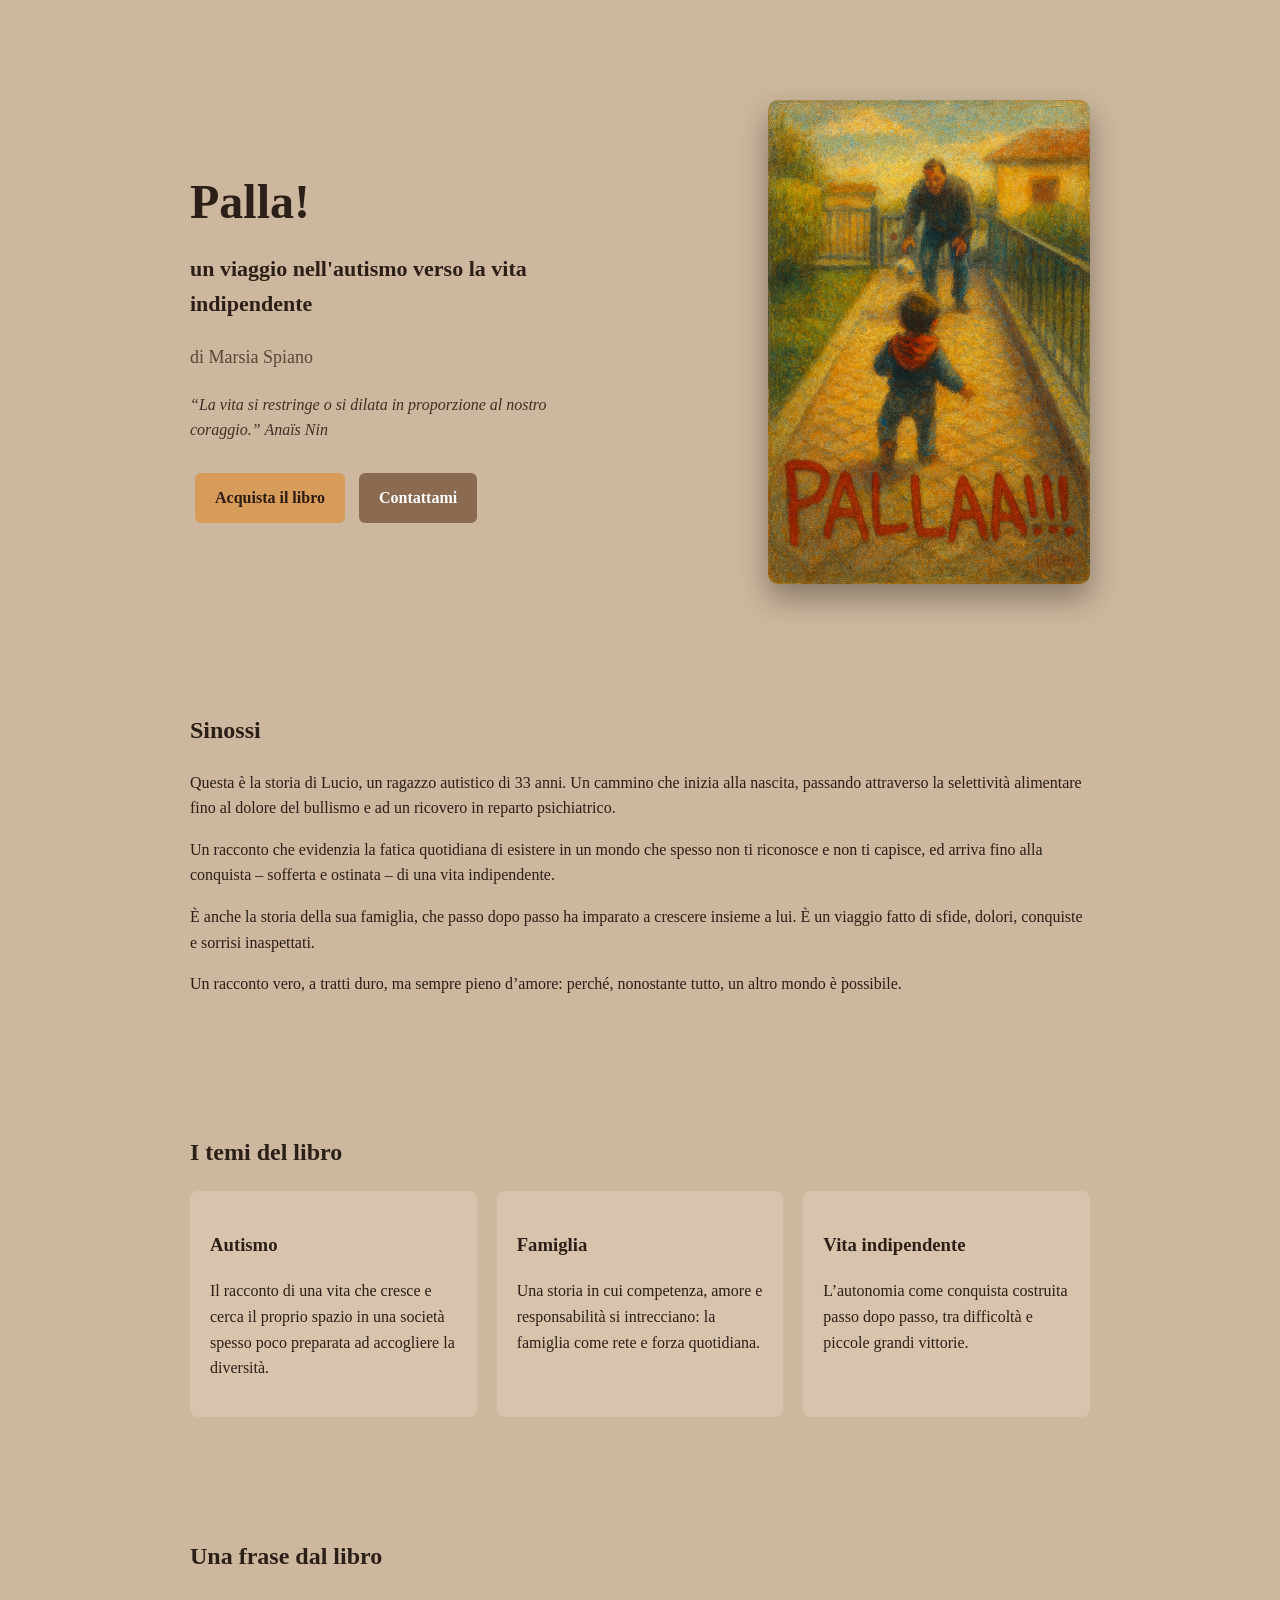
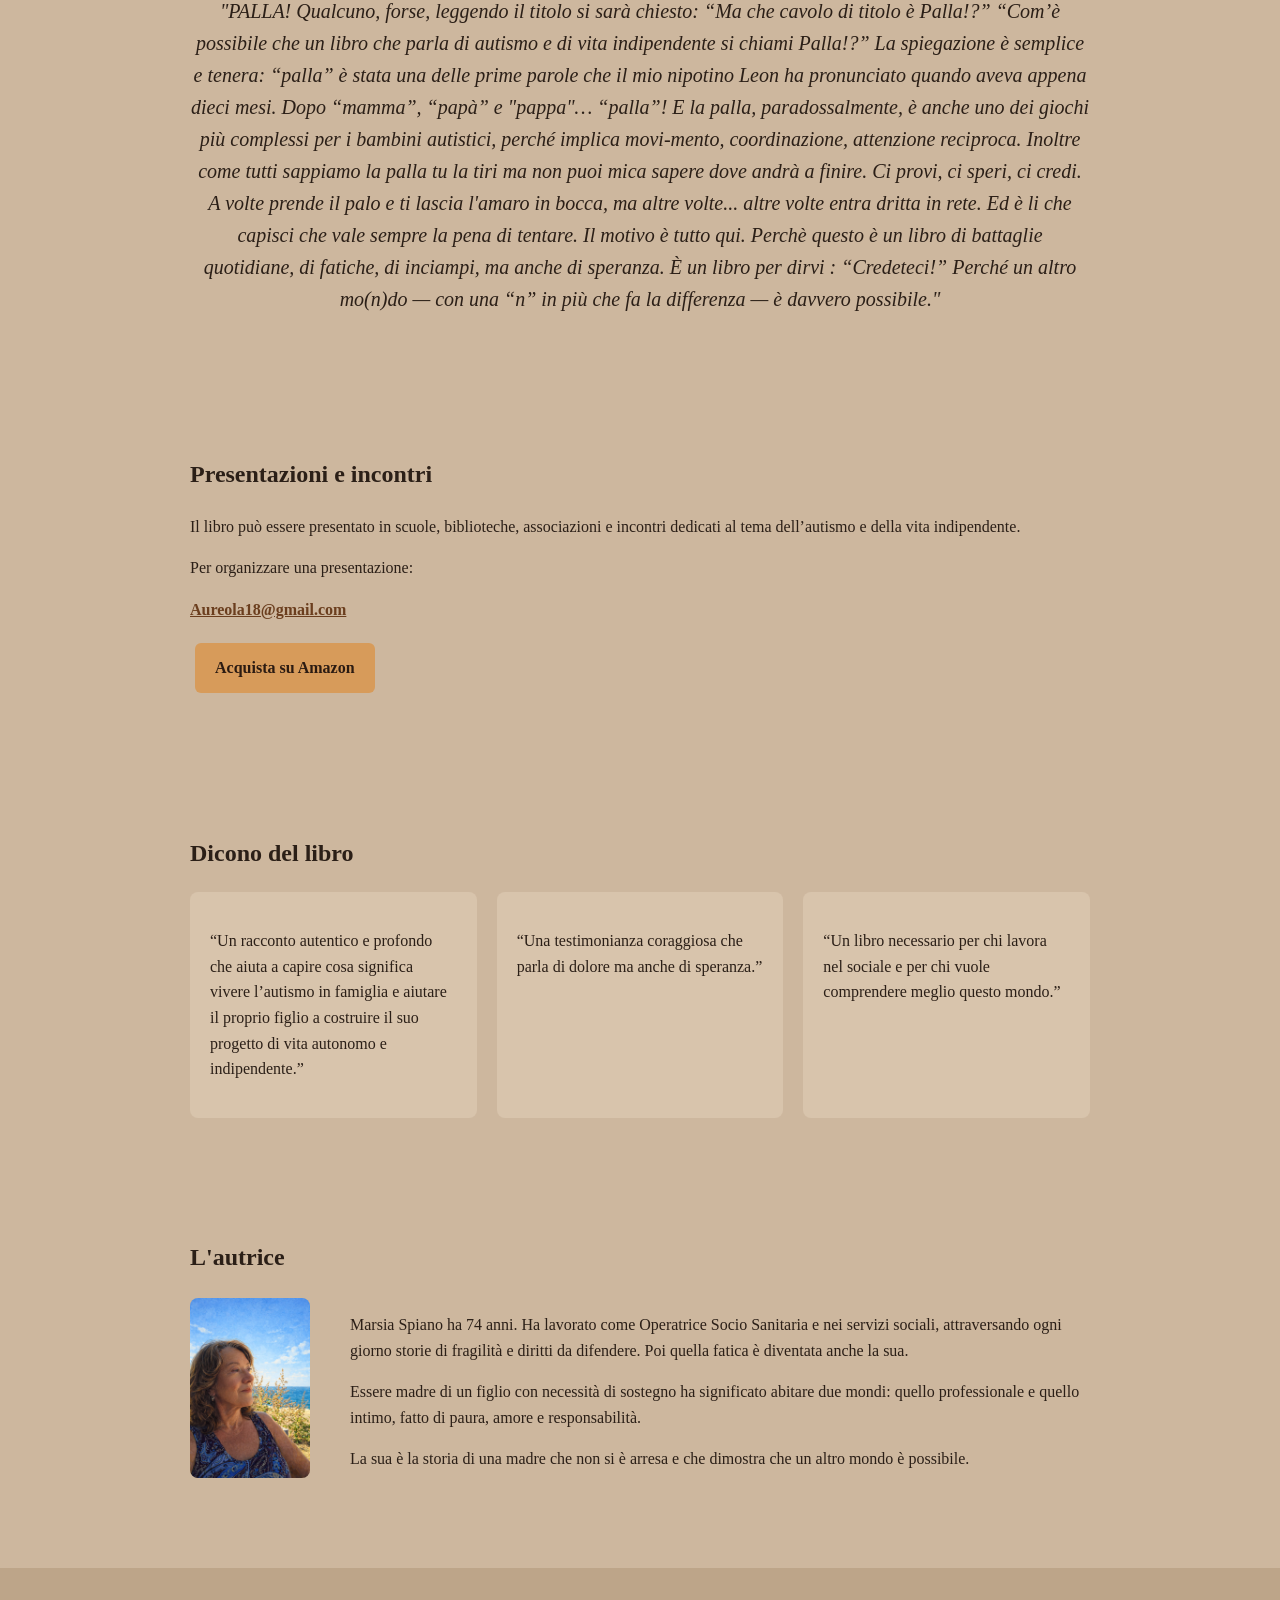
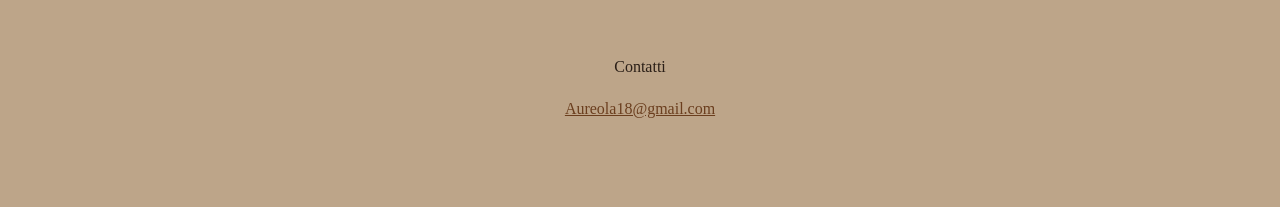
<file: index.html>
<!DOCTYPE html>
<html lang="it">

<head>
<meta charset="UTF-8">
<title>Palla! - un viaggio nell'autismo verso la vita indipendente</title>
<link rel="stylesheet" href="styles.css">
</head>
<meta name="description" content="Autismo e vita indipendente: il libro Palla! di Marsia Spiano racconta il percorso verso l’autonomia di un ragazzo autistico e la storia della sua famiglia.">

<meta name="keywords" content="autismo e vita indipendente, libro autismo, Marsia Spiano, autonomia autismo, famiglie autismo">

<meta name="author" content="Marsia Spiano">
<body>

<header>

<div class="container hero">

<div class="hero-text">

<h1>Palla!</h1>

<p class="subtitle">
<strong>un viaggio nell'autismo verso la vita indipendente</strong>
</p>

<p class="author">
di Marsia Spiano
</p>

<p class="quote">
“La vita si restringe o si dilata in proporzione al nostro coraggio.”
<span>Anaïs Nin</span>
</p>

<div class="buttons">

<a class="btn buy"
href="https://www.amazon.it/dp/B0GPNJ8HSB"
target="_blank">
Acquista il libro
</a>

<a class="btn contact"
href="mailto:Aureola18@gmail.com">
Contattami
</a>

</div>

</div>

<div class="cover">
<img src="copertina.png">
</div>

</div>

</header>


<section class="container">

<h2>Sinossi</h2>

<p>
Questa è la storia di Lucio, un ragazzo autistico di 33 anni.
Un cammino che inizia alla nascita, passando attraverso la selettività alimentare fino al dolore del bullismo e ad un ricovero in reparto psichiatrico.
</p>

<p>
Un racconto che evidenzia la fatica quotidiana di esistere in un mondo che spesso non ti riconosce e non ti capisce,
ed arriva fino alla conquista – sofferta e ostinata – di una vita indipendente.
</p>

<p>
È anche la storia della sua famiglia, che passo dopo passo ha imparato a crescere insieme a lui.
È un viaggio fatto di sfide, dolori, conquiste e sorrisi inaspettati.
</p>

<p>
Un racconto vero, a tratti duro, ma sempre pieno d’amore:
perché, nonostante tutto, un altro mondo è possibile.
</p>

</section>


<section class="container">

<h2>I temi del libro</h2>

<div class="grid">

<div class="card">
<h3>Autismo</h3>
<p>
Il racconto di una vita che cresce e cerca il proprio spazio in una società spesso poco preparata ad accogliere la diversità.
</p>
</div>

<div class="card">
<h3>Famiglia</h3>
<p>
Una storia in cui competenza, amore e responsabilità si intrecciano: la famiglia come rete e forza quotidiana.
</p>
</div>

<div class="card">
<h3>Vita indipendente</h3>
<p>
L’autonomia come conquista costruita passo dopo passo, tra difficoltà e piccole grandi vittorie.
</p>
</div>

</div>

</section>


<section class="container">

<h2>Una frase dal libro</h2>

<p style="font-style:italic;text-align:center;font-size:20px">

"PALLA!

 Qualcuno, forse, leggendo il titolo si sarà chiesto:  
“Ma che cavolo di titolo è 
 Palla!?”
“Com’è possibile che un libro che parla di autismo e di vita indipendente si chiami  
Palla!?”

 La spiegazione è semplice e tenera: “palla” è stata una delle prime parole che il mio nipotino Leon ha pronunciato quando aveva appena dieci mesi. Dopo “mamma”, “papà” e "pappa"…  “palla”! 
 E la palla, paradossalmente, è anche uno dei giochi più complessi per i bambini autistici, perché implica movi-mento, coordinazione, attenzione reciproca. 
 Inoltre  come tutti sappiamo la palla tu la tiri ma non puoi mica sapere dove andrà a finire. Ci provi, ci speri, ci credi. A volte prende il palo e ti lascia l'amaro in bocca, ma altre volte... altre volte  entra dritta in rete. Ed è li che capisci che vale sempre la pena di tentare. 
 Il motivo è tutto qui. Perchè questo è un libro di battaglie quotidiane, di fatiche, di inciampi, ma anche di speranza. È un libro per dirvi : “Credeteci!” 
 Perché un altro mo(n)do — con una “n” in più che fa la differenza — è davvero possibile." 

</p>

</section>


<section class="audience">

<div class="container">

<h2>Presentazioni e incontri</h2>

<p>
Il libro può essere presentato in scuole, biblioteche,
associazioni e incontri dedicati al tema dell’autismo
e della vita indipendente.
</p>

<p>
Per organizzare una presentazione:
</p>

<p>
<strong>
<a href="mailto:Aureola18@gmail.com">
Aureola18@gmail.com
</a>
</strong>
</p>

<p>

<a class="btn buy"
href="https://www.amazon.it/dp/B0GPNJ8HSB"
target="_blank">
Acquista su Amazon
</a>

</p>

</div>

</section>


<section class="container">

<h2>Dicono del libro</h2>

<div class="grid">

<div class="card">
<p>
“Un racconto autentico e profondo che aiuta a capire cosa significa vivere l’autismo in famiglia e aiutare il proprio figlio a costruire il suo progetto di vita autonomo e indipendente.”
</p>
</div>

<div class="card">
<p>
“Una testimonianza coraggiosa che parla di dolore ma anche di speranza.”
</p>
</div>

<div class="card">
<p>
“Un libro necessario per chi lavora nel sociale e per chi vuole comprendere meglio questo mondo.”
</p>
</div>

</div>

</section>


<section class="container">

<h2>L'autrice</h2>

<div class="author-section">

<div class="author-photo">
<img src="autrice.jpeg">
</div>

<div>

<p>
Marsia Spiano ha 74 anni. Ha lavorato come Operatrice Socio Sanitaria e nei servizi sociali,
attraversando ogni giorno storie di fragilità e diritti da difendere. Poi quella fatica è diventata anche la sua. 
</p>

<p>
Essere madre di un figlio con necessità di sostegno ha significato abitare
due mondi: quello professionale e quello intimo,
fatto di paura, amore e responsabilità.
</p>

<p>
La sua è la storia di una madre che non si è arresa
e che dimostra che un altro mondo è possibile.
</p>

</div>

</div>

</section>


<footer>

<div class="container">

<p>
Contatti
</p>

<p>

<a href="mailto:Aureola18@gmail.com">
Aureola18@gmail.com
</a>

</p>

</div>

</footer>

</body>

</html>
</file>
<file: styles.css>
body{
font-family: Georgia, "Times New Roman", serif;
background:#cdb79e;
color:#2b1f17;
margin:0;
line-height:1.6;
}

/* contenitore */

.container{
max-width:900px;
margin:auto;
padding:40px 20px;
}

/* intestazione */

header{
padding-top:60px;
}

/* layout iniziale */

.hero{
display:flex;
align-items:center;
justify-content:space-between;
gap:40px;
}

.hero-text{
flex:1;
}

.cover{
flex:1;
text-align:right;
}

.cover img{
width:200px;
border-radius:6px;
box-shadow:0 6px 12px rgba(0,0,0,0.3);
}

/* titoli */

h1{
font-size:48px;
margin:0;
}

h2{
margin-top:40px;
}

/* sottotitolo */

.subtitle{
font-size:22px;
margin-top:10px;
}

/* autore */

.author{
margin-top:10px;
font-size:18px;
color:#5a4737;
}

/* citazione */

.quote{
margin-top:20px;
font-style:italic;
color:#3f3026;
}

/* bottoni */

.buttons{
margin-top:25px;
}

.btn{
padding:12px 20px;
border-radius:6px;
text-decoration:none;
font-weight:bold;
margin:5px;
display:inline-block;
}

/* bottone acquisto */

.buy{
background:#d79b5a;
color:#2b1b12;
}

/* bottone contatto */

.contact{
background:#8b6a52;
color:white;
}

/* griglia */

.grid{
display:grid;
grid-template-columns:1fr 1fr 1fr;
gap:20px;
}

/* carte */

.card{
background:#d8c4ac;
padding:20px;
border-radius:8px;
}

/* sezione autore */

.author-section{
display:flex;
gap:40px;
align-items:center;
}

.author-photo img{
width:120px;
border-radius:8px;
}

/* footer */

footer{
background:#bda589;
text-align:center;
padding:30px;
margin-top:40px;
}

/* link */

a{
color:#6b3e1e;

}
.cover img{
width:75%;
max-width:450px;
border-radius:10px;
box-shadow:0 14px 30px rgba(0,0,0,0.35);
}
</file>
